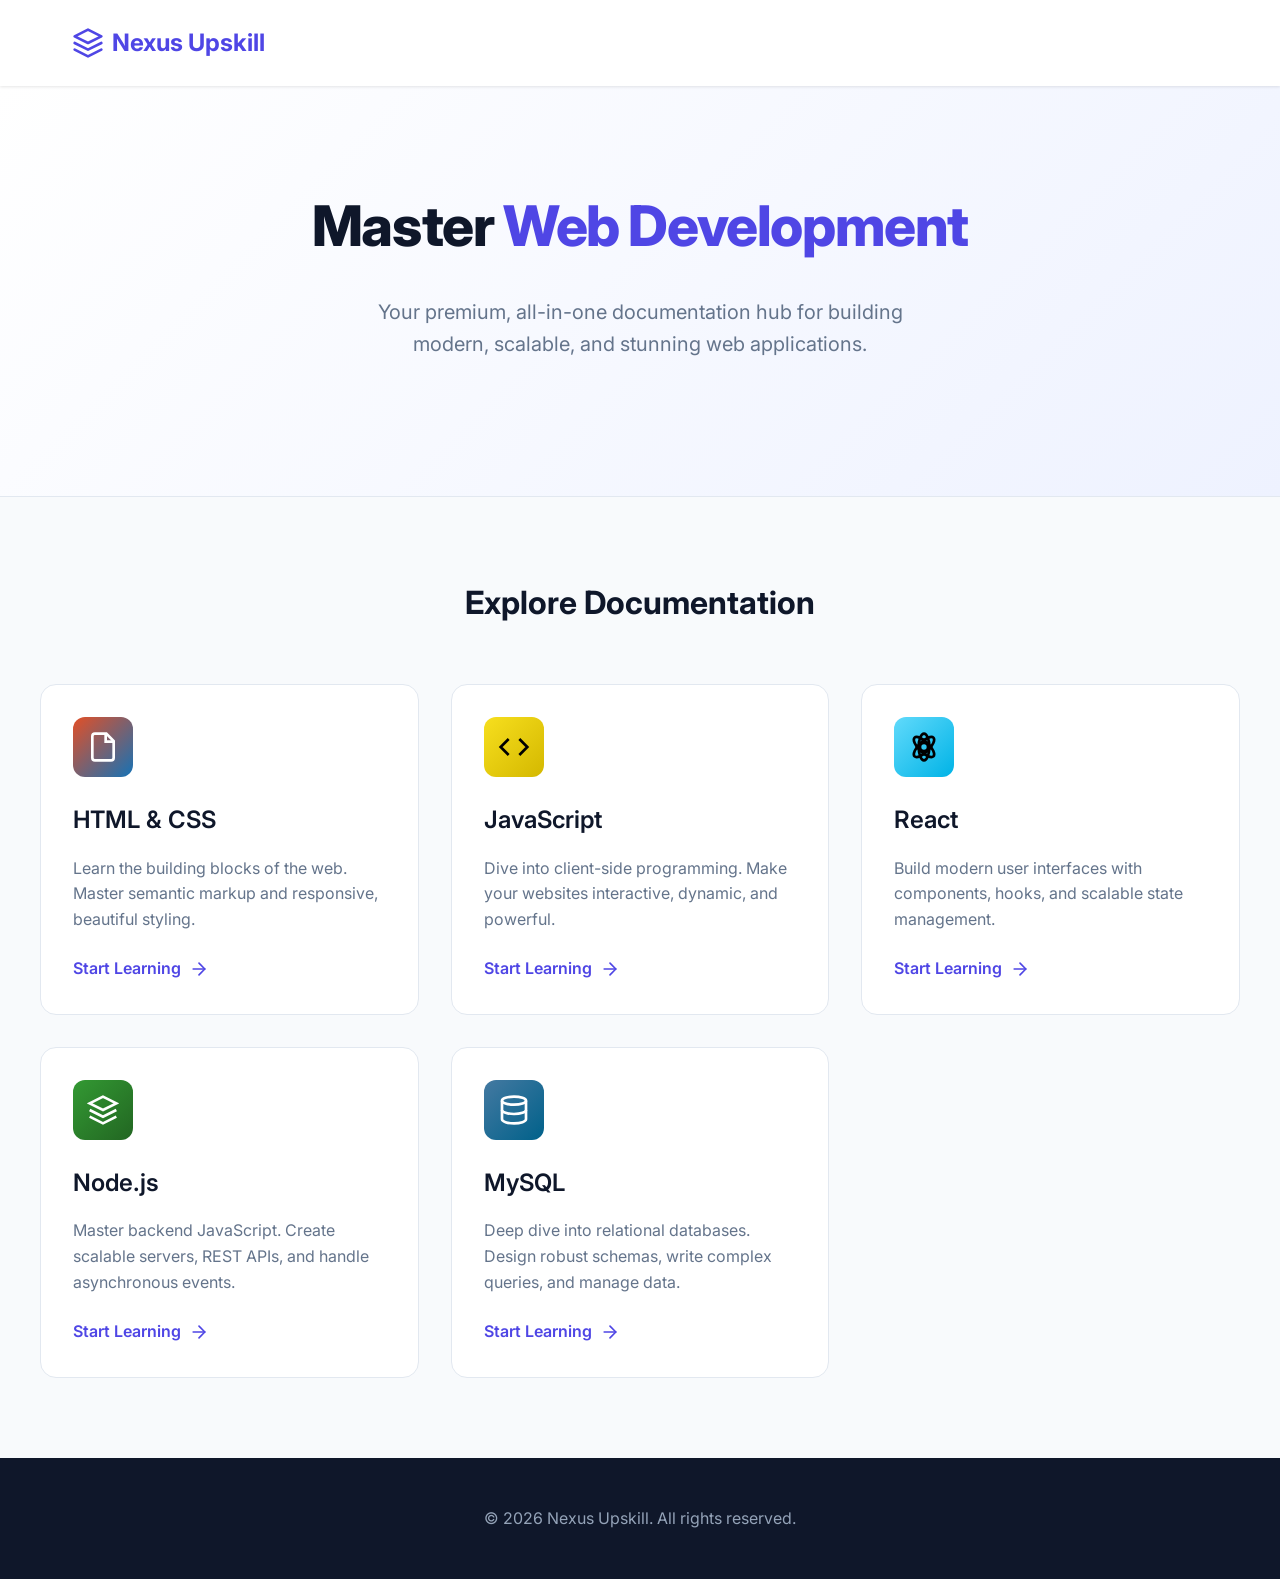
<file: index.html>
﻿<!doctype html>
<html lang="en">
  <head>
    <meta charset="UTF-8" />
    <meta name="viewport" content="width=device-width, initial-scale=1.0" />
    <title>Nexus Upskill | Web Development Documentation</title>
    <link
      href="https://fonts.googleapis.com/css2?family=Inter:wght@300;400;500;600;700&display=swap"
      rel="stylesheet"
    />
    <style>
      :root {
        --primary: #4f46e5;
        --primary-dark: #4338ca;
        --secondary: #10b981;
        --bg-color: #f8fafc;
        --text-main: #0f172a;
        --text-muted: #64748b;
        --card-bg: #ffffff;
        --border: #e2e8f0;
      }

      * {
        box-sizing: border-box;
        margin: 0;
        padding: 0;
      }

      body {
        font-family: "Inter", sans-serif;
        background-color: var(--bg-color);
        color: var(--text-main);
        line-height: 1.6;
      }

      header {
        background-color: var(--card-bg);
        box-shadow: 0 1px 3px rgba(0, 0, 0, 0.1);
        padding: 1.5rem 0;
        position: sticky;
        top: 0;
        z-index: 100;
      }

      .container {
        max-width: 1200px;
        margin: 0 auto;
        padding: 0 2rem;
      }

      .header-content {
        display: flex;
        justify-content: space-between;
        align-items: center;
      }

      .logo {
        font-size: 1.5rem;
        font-weight: 700;
        color: var(--primary);
        text-decoration: none;
        display: flex;
        align-items: center;
        gap: 0.5rem;
      }

      .hero {
        text-align: center;
        padding: 6rem 2rem;
        background: linear-gradient(135deg, var(--card-bg) 0%, #eef2ff 100%);
        border-bottom: 1px solid var(--border);
      }

      .hero h1 {
        font-size: 3.5rem;
        font-weight: 800;
        margin-bottom: 1.5rem;
        color: var(--text-main);
        letter-spacing: -0.025em;
      }

      .hero h1 span {
        color: var(--primary);
      }

      .hero p {
        font-size: 1.25rem;
        color: var(--text-muted);
        max-width: 600px;
        margin: 0 auto 2.5rem;
      }

      .grid-container {
        padding: 5rem 0;
      }

      .section-title {
        text-align: center;
        margin-bottom: 3.5rem;
        font-size: 2rem;
        font-weight: 700;
      }

      .cards-grid {
        display: grid;
        grid-template-columns: repeat(auto-fit, minmax(300px, 1fr));
        gap: 2rem;
      }

      .card {
        background: var(--card-bg);
        border: 1px solid var(--border);
        border-radius: 1rem;
        padding: 2rem;
        transition: all 0.3s ease;
        text-decoration: none;
        color: inherit;
        display: flex;
        flex-direction: column;
        height: 100%;
      }

      .card:hover {
        transform: translateY(-5px);
        box-shadow:
          0 20px 25px -5px rgba(0, 0, 0, 0.1),
          0 10px 10px -5px rgba(0, 0, 0, 0.04);
        border-color: var(--primary);
      }

      .icon-wrapper {
        width: 60px;
        height: 60px;
        border-radius: 12px;
        display: flex;
        align-items: center;
        justify-content: center;
        margin-bottom: 1.5rem;
        font-size: 1.75rem;
        color: white;
      }

      .html-css-icon {
        background: linear-gradient(135deg, #e34f26, #1572b6);
      }
      .js-icon {
        background: linear-gradient(135deg, #f7df1e, #d4b800);
        color: #000;
      }
      .react-icon {
        background: linear-gradient(135deg, #61dafb, #00b3e6);
        color: #000;
      }
      .node-icon {
        background: linear-gradient(135deg, #339933, #226622);
      }
      .mysql-icon {
        background: linear-gradient(135deg, #4479a1, #00618a);
      }

      .card h3 {
        font-size: 1.5rem;
        margin-bottom: 1rem;
        font-weight: 600;
      }

      .card p {
        color: var(--text-muted);
        margin-bottom: 1.5rem;
        flex-grow: 1;
      }

      .card-link {
        color: var(--primary);
        font-weight: 600;
        display: flex;
        align-items: center;
        gap: 0.5rem;
        margin-top: auto;
      }

      .card-link svg {
        width: 20px;
        height: 20px;
        transition: transform 0.2s;
      }

      .card:hover .card-link svg {
        transform: translateX(4px);
      }

      footer {
        background-color: var(--text-main);
        color: white;
        text-align: center;
        padding: 3rem 0;
        margin-top: auto;
      }

      footer p {
        color: #94a3b8;
      }

      @media (max-width: 768px) {
        .hero h1 {
          font-size: 2.5rem;
        }
        .hero {
          padding: 4rem 1.5rem;
        }
      }
    </style>
  </head>
  <body>
    <header>
      <div class="container header-content">
        <a href="index.html" class="logo">
          <svg
            width="32"
            height="32"
            viewBox="0 0 24 24"
            fill="none"
            stroke="currentColor"
            stroke-width="2"
            stroke-linecap="round"
            stroke-linejoin="round"
          >
            <path d="M12 2L2 7l10 5 10-5-10-5z"></path>
            <path d="M2 17l10 5 10-5"></path>
            <path d="M2 12l10 5 10-5"></path>
          </svg>
          Nexus Upskill
        </a>
      </div>
    </header>

    <section class="hero">
      <div class="container">
        <h1>Master <span>Web Development</span></h1>
        <p>
          Your premium, all-in-one documentation hub for building modern,
          scalable, and stunning web applications.
        </p>
      </div>
    </section>

    <section class="grid-container container">
      <h2 class="section-title">Explore Documentation</h2>

      <div class="cards-grid">
        <!-- HTML/CSS -->
        <a href="htmlcss.html" class="card">
          <div class="icon-wrapper html-css-icon">
            <svg
              width="32"
              height="32"
              viewBox="0 0 24 24"
              fill="none"
              stroke="currentColor"
              stroke-width="2"
            >
              <path
                d="M14.5 2H6a2 2 0 0 0-2 2v16a2 2 0 0 0 2 2h12a2 2 0 0 0 2-2V7.5L14.5 2z"
              ></path>
              <polyline points="14 2 14 8 20 8"></polyline>
            </svg>
          </div>
          <h3>HTML & CSS</h3>
          <p>
            Learn the building blocks of the web. Master semantic markup and
            responsive, beautiful styling.
          </p>
          <div class="card-link">
            Start Learning
            <svg
              viewBox="0 0 24 24"
              fill="none"
              stroke="currentColor"
              stroke-width="2"
              stroke-linecap="round"
              stroke-linejoin="round"
            >
              <line x1="5" y1="12" x2="19" y2="12"></line>
              <polyline points="12 5 19 12 12 19"></polyline>
            </svg>
          </div>
        </a>

        <!-- JavaScript -->
        <a href="javascript.html" class="card">
          <div class="icon-wrapper js-icon">
            <svg
              width="32"
              height="32"
              viewBox="0 0 24 24"
              fill="none"
              stroke="currentColor"
              stroke-width="2"
            >
              <polyline points="16 18 22 12 16 6"></polyline>
              <polyline points="8 6 2 12 8 18"></polyline>
            </svg>
          </div>
          <h3>JavaScript</h3>
          <p>
            Dive into client-side programming. Make your websites interactive,
            dynamic, and powerful.
          </p>
          <div class="card-link">
            Start Learning
            <svg
              viewBox="0 0 24 24"
              fill="none"
              stroke="currentColor"
              stroke-width="2"
              stroke-linecap="round"
              stroke-linejoin="round"
            >
              <line x1="5" y1="12" x2="19" y2="12"></line>
              <polyline points="12 5 19 12 12 19"></polyline>
            </svg>
          </div>
        </a>

        <!-- React -->
        <a href="react.html" class="card">
          <div class="icon-wrapper react-icon">
            <svg
              width="32"
              height="32"
              viewBox="0 0 24 24"
              fill="none"
              stroke="currentColor"
              stroke-width="2"
            >
              <circle cx="12" cy="12" r="3"></circle>
              <ellipse
                cx="12"
                cy="12"
                rx="10"
                ry="4"
                transform="rotate(45 12 12)"
              ></ellipse>
              <ellipse
                cx="12"
                cy="12"
                rx="10"
                ry="4"
                transform="rotate(-45 12 12)"
              ></ellipse>
              <ellipse
                cx="12"
                cy="12"
                rx="10"
                ry="4"
                transform="rotate(90 12 12)"
              ></ellipse>
            </svg>
          </div>
          <h3>React</h3>
          <p>
            Build modern user interfaces with components, hooks, and scalable
            state management.
          </p>
          <div class="card-link">
            Start Learning
            <svg
              viewBox="0 0 24 24"
              fill="none"
              stroke="currentColor"
              stroke-width="2"
              stroke-linecap="round"
              stroke-linejoin="round"
            >
              <line x1="5" y1="12" x2="19" y2="12"></line>
              <polyline points="12 5 19 12 12 19"></polyline>
            </svg>
          </div>
        </a>

        <!-- Node.js -->
        <a href="nodejs.html" class="card">
          <div class="icon-wrapper node-icon">
            <svg
              width="32"
              height="32"
              viewBox="0 0 24 24"
              fill="none"
              stroke="currentColor"
              stroke-width="2"
            >
              <path d="M12 2L2 7l10 5 10-5-10-5z"></path>
              <path d="M2 17l10 5 10-5"></path>
              <path d="M2 12l10 5 10-5"></path>
            </svg>
          </div>
          <h3>Node.js</h3>
          <p>
            Master backend JavaScript. Create scalable servers, REST APIs, and
            handle asynchronous events.
          </p>
          <div class="card-link">
            Start Learning
            <svg
              viewBox="0 0 24 24"
              fill="none"
              stroke="currentColor"
              stroke-width="2"
              stroke-linecap="round"
              stroke-linejoin="round"
            >
              <line x1="5" y1="12" x2="19" y2="12"></line>
              <polyline points="12 5 19 12 12 19"></polyline>
            </svg>
          </div>
        </a>

        <!-- MySQL -->
        <a href="mysql.html" class="card">
          <div class="icon-wrapper mysql-icon">
            <svg
              width="32"
              height="32"
              viewBox="0 0 24 24"
              fill="none"
              stroke="currentColor"
              stroke-width="2"
            >
              <ellipse cx="12" cy="5" rx="9" ry="3"></ellipse>
              <path d="M21 12c0 1.66-4 3-9 3s-9-1.34-9-3"></path>
              <path d="M3 5v14c0 1.66 4 3 9 3s9-1.34 9-3V5"></path>
            </svg>
          </div>
          <h3>MySQL</h3>
          <p>
            Deep dive into relational databases. Design robust schemas, write
            complex queries, and manage data.
          </p>
          <div class="card-link">
            Start Learning
            <svg
              viewBox="0 0 24 24"
              fill="none"
              stroke="currentColor"
              stroke-width="2"
              stroke-linecap="round"
              stroke-linejoin="round"
            >
              <line x1="5" y1="12" x2="19" y2="12"></line>
              <polyline points="12 5 19 12 12 19"></polyline>
            </svg>
          </div>
        </a>
      </div>
    </section>

    <footer>
      <div class="container">
        <p>&copy; 2026 Nexus Upskill. All rights reserved.</p>
      </div>
    </footer>
  </body>
</html>
</file>
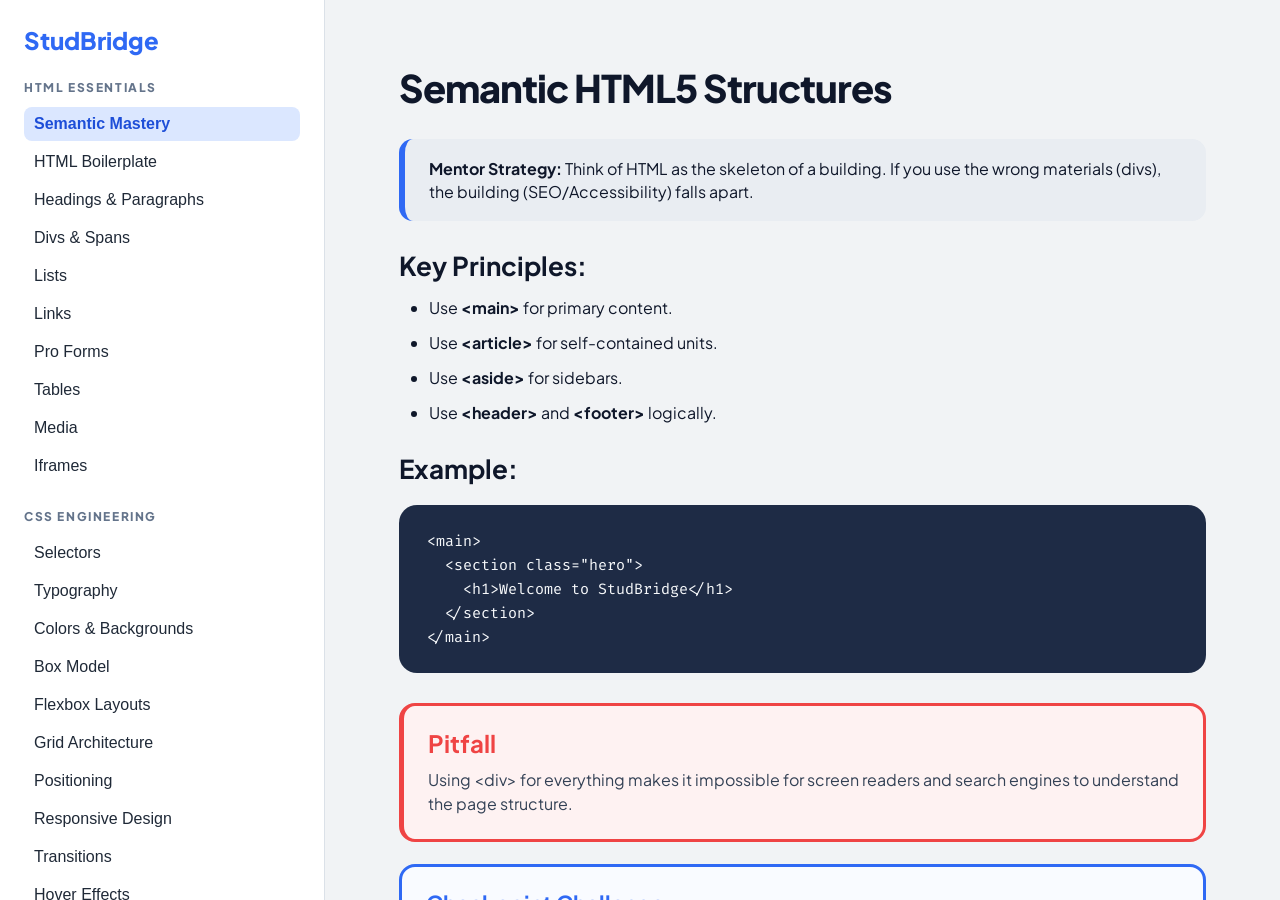
<file: htmlcss.html>
<!doctype html>
<html lang="en">
  <head>
    <meta charset="UTF-8" />
    <meta name="viewport" content="width=device-width, initial-scale=1.0" />
    <meta
      name="description"
      content="StudBridge - Learn HTML and CSS with clear explanations and simple examples."
    />
    <title>StudBridge | HTML & CSS Learning Hub</title>
    <link
      href="https://fonts.googleapis.com/css2?family=Plus+Jakarta+Sans:wght@400;500;600;700;800&family=Fira+Code:wght@400;500&display=swap"
      rel="stylesheet"
    />
    <link rel="stylesheet" href="htmlcss.css" />
  </head>
  <body>
    <header class="mobile-header">
      <h1 class="brand mobile-brand">StudBridge</h1>
      <button id="menu-btn" class="menu-btn" aria-label="Open Menu">
        <svg
          fill="none"
          stroke="currentColor"
          viewBox="0 0 24 24"
          width="28"
          height="28"
        >
          <path
            stroke-linecap="round"
            stroke-linejoin="round"
            stroke-width="2"
            d="M4 6h16M4 12h16M4 18h16"
          ></path>
        </svg>
      </button>
    </header>

    <aside class="sidebar" id="sidebar">
      <div class="sidebar-header">
        <h1 class="brand">StudBridge</h1>
        <button id="close-btn" class="close-btn" aria-label="Close Menu">
          <svg
            fill="none"
            stroke="currentColor"
            viewBox="0 0 24 24"
            width="28"
            height="28"
          >
            <path
              stroke-linecap="round"
              stroke-linejoin="round"
              stroke-width="2"
              d="M6 18L18 6M6 6l12 12"
            ></path>
          </svg>
        </button>
      </div>

      <nav class="sidebar-nav">
        <section class="nav-group">
          <h2 class="group-title">HTML ESSENTIALS</h2>
          <button class="nav-item active" data-topic="semantic">
            Semantic Mastery
          </button>
          <button class="nav-item" data-topic="boilerplate">
            HTML Boilerplate
          </button>
          <button class="nav-item" data-topic="headings">
            Headings & Paragraphs
          </button>
          <button class="nav-item" data-topic="divspan">Divs & Spans</button>
          <button class="nav-item" data-topic="lists">Lists</button>
          <button class="nav-item" data-topic="links">Links</button>
          <button class="nav-item" data-topic="forms">Pro Forms</button>
          <button class="nav-item" data-topic="tables">Tables</button>
          <button class="nav-item" data-topic="media">Media</button>
          <button class="nav-item" data-topic="iframes">Iframes</button>
        </section>

        <section class="nav-group">
          <h2 class="group-title">CSS ENGINEERING</h2>
          <button class="nav-item" data-topic="selectors">Selectors</button>
          <button class="nav-item" data-topic="typography">Typography</button>
          <button class="nav-item" data-topic="colors">
            Colors & Backgrounds
          </button>
          <button class="nav-item" data-topic="boxmodel">Box Model</button>
          <button class="nav-item" data-topic="flexbox">Flexbox Layouts</button>
          <button class="nav-item" data-topic="grid">Grid Architecture</button>
          <button class="nav-item" data-topic="position">Positioning</button>
          <button class="nav-item" data-topic="responsive">
            Responsive Design
          </button>
          <button class="nav-item" data-topic="transitions">Transitions</button>
          <button class="nav-item" data-topic="hover">Hover Effects</button>
          <button class="nav-item" data-topic="keyframes">
            Motion & Keyframes
          </button>
        </section>
      </nav>
    </aside>

    <main class="content-area">
      <div id="lesson" class="lesson"></div>
    </main>

    <script src="htmlcss.js"></script>
  </body>
</html>
</file>
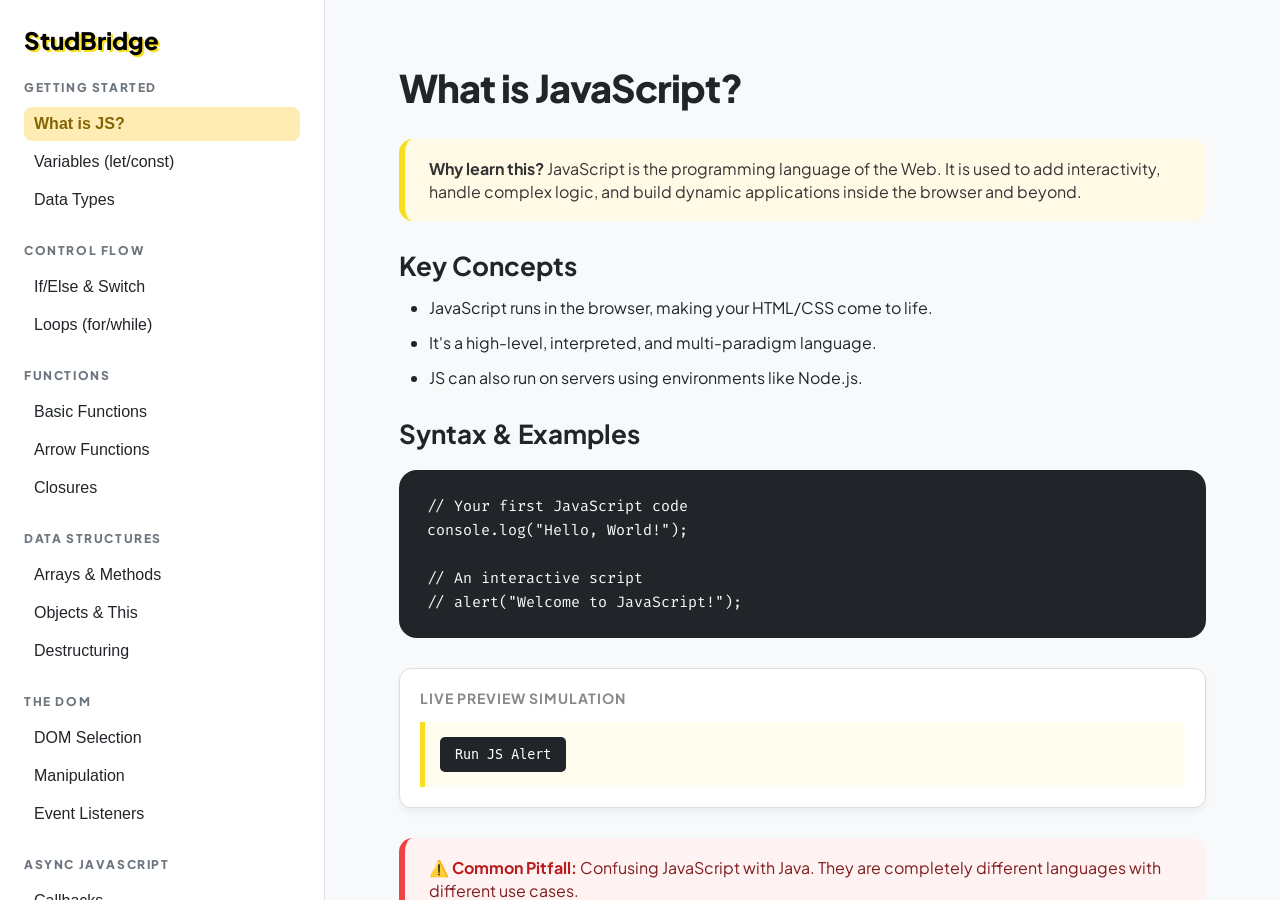
<file: javascript.html>
<!doctype html>
<html lang="en">
  <head>
    <meta charset="UTF-8" />
    <meta name="viewport" content="width=device-width, initial-scale=1.0" />
    <meta
      name="description"
      content="StudBridge - Learn JavaScript from beginner to pro level with interactive examples."
    />
    <title>StudBridge | JavaScript Learning Hub</title>
    <link
      href="https://fonts.googleapis.com/css2?family=Plus+Jakarta+Sans:wght@400;500;600;700;800&family=Fira+Code:wght@400;500&display=swap"
      rel="stylesheet"
    />
    <link rel="stylesheet" href="javascript.css" />
  </head>
  <body>
    <header class="mobile-header">
      <h1 class="brand mobile-brand">StudBridge</h1>
      <button id="menu-btn" class="menu-btn" aria-label="Open Menu">
        <svg
          fill="none"
          stroke="currentColor"
          viewBox="0 0 24 24"
          width="28"
          height="28"
        >
          <path
            stroke-linecap="round"
            stroke-linejoin="round"
            stroke-width="2"
            d="M4 6h16M4 12h16M4 18h16"
          ></path>
        </svg>
      </button>
    </header>

    <aside class="sidebar" id="sidebar">
      <div class="sidebar-header">
        <h1 class="brand">StudBridge</h1>
        <button id="close-btn" class="close-btn" aria-label="Close Menu">
          <svg
            fill="none"
            stroke="currentColor"
            viewBox="0 0 24 24"
            width="28"
            height="28"
          >
            <path
              stroke-linecap="round"
              stroke-linejoin="round"
              stroke-width="2"
              d="M6 18L18 6M6 6l12 12"
            ></path>
          </svg>
        </button>
      </div>

      <nav class="sidebar-nav">
        <section class="nav-group">
          <h2 class="group-title">GETTING STARTED</h2>
          <button class="nav-item active" data-topic="intro">
            What is JS?
          </button>
          <button class="nav-item" data-topic="variables">
            Variables (let/const)
          </button>
          <button class="nav-item" data-topic="datatypes">Data Types</button>
        </section>

        <section class="nav-group">
          <h2 class="group-title">CONTROL FLOW</h2>
          <button class="nav-item" data-topic="conditionals">
            If/Else & Switch
          </button>
          <button class="nav-item" data-topic="loops">Loops (for/while)</button>
        </section>

        <section class="nav-group">
          <h2 class="group-title">FUNCTIONS</h2>
          <button class="nav-item" data-topic="functions">
            Basic Functions
          </button>
          <button class="nav-item" data-topic="arrow">Arrow Functions</button>
          <button class="nav-item" data-topic="closures">Closures</button>
        </section>

        <section class="nav-group">
          <h2 class="group-title">DATA STRUCTURES</h2>
          <button class="nav-item" data-topic="arrays">Arrays & Methods</button>
          <button class="nav-item" data-topic="objects">Objects & This</button>
          <button class="nav-item" data-topic="destructuring">
            Destructuring
          </button>
        </section>

        <section class="nav-group">
          <h2 class="group-title">THE DOM</h2>
          <button class="nav-item" data-topic="dom">DOM Selection</button>
          <button class="nav-item" data-topic="manipulation">
            Manipulation
          </button>
          <button class="nav-item" data-topic="events">Event Listeners</button>
        </section>

        <section class="nav-group">
          <h2 class="group-title">ASYNC JAVASCRIPT</h2>
          <button class="nav-item" data-topic="callbacks">Callbacks</button>
          <button class="nav-item" data-topic="promises">Promises</button>
          <button class="nav-item" data-topic="asyncawait">
            Async / Await
          </button>
        </section>

        <section class="nav-group">
          <h2 class="group-title">PRO CONCEPTS</h2>
          <button class="nav-item" data-topic="classes">Classes & OOP</button>
          <button class="nav-item" data-topic="modules">ES6 Modules</button>
          <button class="nav-item" data-topic="api">Fetch API</button>
        </section>

        <section class="nav-group">
          <h2 class="group-title">BROWSER API & UTILS</h2>
          <button class="nav-item" data-topic="storage">Web Storage</button>
          <button class="nav-item" data-topic="trycatch">Error Handling</button>
          <button class="nav-item" data-topic="regex">RegEx Patterns</button>
        </section>
      </nav>
    </aside>

    <main class="content-area">
      <div id="lesson" class="lesson"></div>
    </main>

    <script src="javascript.js"></script>
  </body>
</html>
</file>
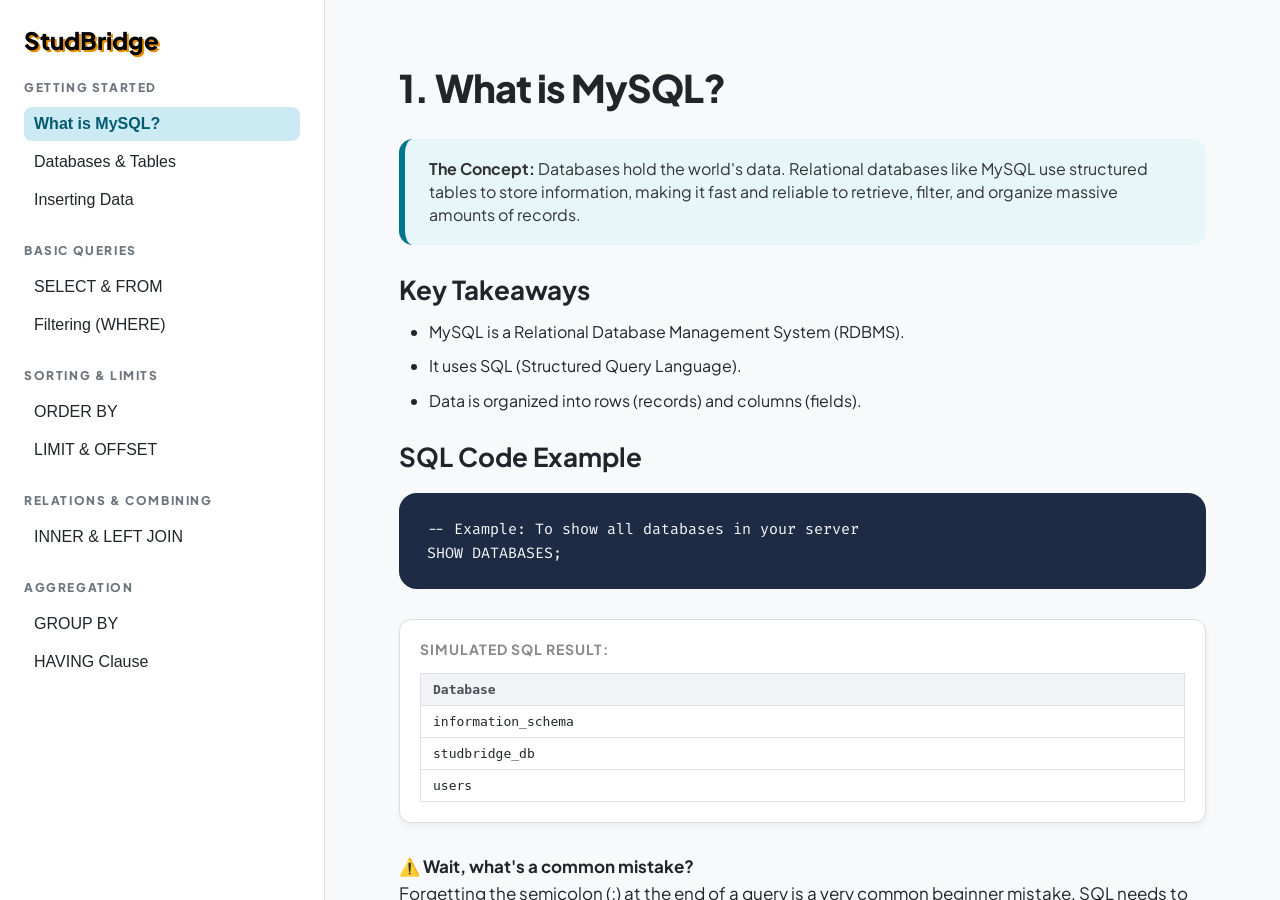
<file: mysql.html>
<!doctype html>
<html lang="en">
  <head>
    <meta charset="UTF-8" />
    <meta name="viewport" content="width=device-width, initial-scale=1.0" />
    <meta
      name="description"
      content="StudBridge - Learn MySQL from beginner to pro level with interactive examples."
    />
    <title>StudBridge | MySQL Learning Hub</title>
    <link
      href="https://fonts.googleapis.com/css2?family=Plus+Jakarta+Sans:wght@400;500;600;700;800&family=Fira+Code:wght@400;500&display=swap"
      rel="stylesheet"
    />
    <link rel="stylesheet" href="mysql.css" />
  </head>
  <body>
    <header class="mobile-header">
      <h1 class="brand mobile-brand">StudBridge</h1>
      <button id="menu-btn" class="menu-btn" aria-label="Open Menu">
        <svg
          fill="none"
          stroke="currentColor"
          viewBox="0 0 24 24"
          width="28"
          height="28"
        >
          <path
            stroke-linecap="round"
            stroke-linejoin="round"
            stroke-width="2"
            d="M4 6h16M4 12h16M4 18h16"
          ></path>
        </svg>
      </button>
    </header>

    <aside class="sidebar" id="sidebar">
      <div class="sidebar-header">
        <h1 class="brand">StudBridge</h1>
        <button id="close-btn" class="close-btn" aria-label="Close Menu">
          <svg
            fill="none"
            stroke="currentColor"
            viewBox="0 0 24 24"
            width="28"
            height="28"
          >
            <path
              stroke-linecap="round"
              stroke-linejoin="round"
              stroke-width="2"
              d="M6 18L18 6M6 6l12 12"
            ></path>
          </svg>
        </button>
      </div>

      <nav class="sidebar-nav">
        <section class="nav-group">
          <h2 class="group-title">GETTING STARTED</h2>
          <button class="nav-item active" data-topic="intro">
            What is MySQL?
          </button>
          <button class="nav-item" data-topic="tables">
            Databases & Tables
          </button>
          <button class="nav-item" data-topic="insert">Inserting Data</button>
        </section>

        <section class="nav-group">
          <h2 class="group-title">BASIC QUERIES</h2>
          <button class="nav-item" data-topic="select">SELECT & FROM</button>
          <button class="nav-item" data-topic="where">Filtering (WHERE)</button>
        </section>

        <section class="nav-group">
          <h2 class="group-title">SORTING & LIMITS</h2>
          <button class="nav-item" data-topic="order">ORDER BY</button>
          <button class="nav-item" data-topic="limit">LIMIT & OFFSET</button>
        </section>

        <section class="nav-group">
          <h2 class="group-title">RELATIONS & COMBINING</h2>
          <button class="nav-item" data-topic="joins">INNER & LEFT JOIN</button>
        </section>

        <section class="nav-group">
          <h2 class="group-title">AGGREGATION</h2>
          <button class="nav-item" data-topic="group">GROUP BY</button>
          <button class="nav-item" data-topic="having">HAVING Clause</button>
        </section>
      </nav>
    </aside>

    <main class="content-area">
      <div id="lesson" class="lesson"></div>
    </main>

    <script src="mysql.js"></script>
  </body>
</html>
</file>
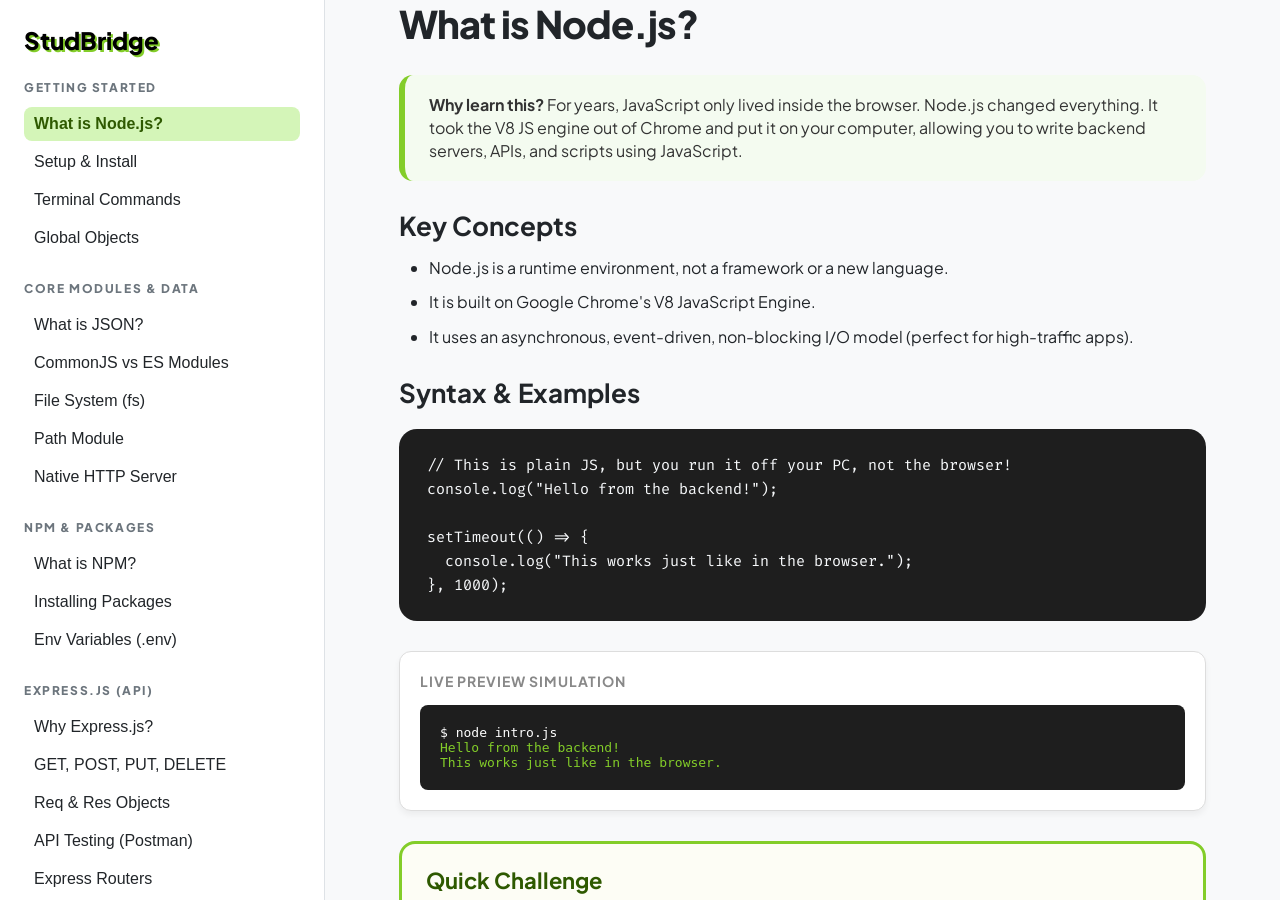
<file: nodejs.html>
<!doctype html>
<html lang="en">
  <head>
    <meta charset="UTF-8" />
    <meta name="viewport" content="width=device-width, initial-scale=1.0" />
    <meta
      name="description"
      content="StudBridge - Learn Node.js from beginner to advanced level with interactive examples."
    />
    <title>StudBridge | Node.js Learning Hub</title>
    <link
      href="https://fonts.googleapis.com/css2?family=Plus+Jakarta+Sans:wght@400;500;600;700;800&family=Fira+Code:wght@400;500&display=swap"
      rel="stylesheet"
    />
    <link rel="stylesheet" href="nodejs.css" />
  </head>
  <body>
    <header class="mobile-header">
      <h1 class="brand mobile-brand">StudBridge</h1>
      <button id="menu-btn" class="menu-btn" aria-label="Open Menu">
        <svg
          fill="none"
          stroke="currentColor"
          viewBox="0 0 24 24"
          width="28"
          height="28"
        >
          <path
            stroke-linecap="round"
            stroke-linejoin="round"
            stroke-width="2"
            d="M4 6h16M4 12h16M4 18h16"
          ></path>
        </svg>
      </button>
    </header>

    <aside class="sidebar" id="sidebar">
      <div class="sidebar-header">
        <h1 class="brand">StudBridge</h1>
        <button id="close-btn" class="close-btn" aria-label="Close Menu">
          <svg
            fill="none"
            stroke="currentColor"
            viewBox="0 0 24 24"
            width="28"
            height="28"
          >
            <path
              stroke-linecap="round"
              stroke-linejoin="round"
              stroke-width="2"
              d="M6 18L18 6M6 6l12 12"
            ></path>
          </svg>
        </button>
      </div>

      <nav class="sidebar-nav">
        <section class="nav-group">
          <h2 class="group-title">GETTING STARTED</h2>
          <button class="nav-item active" data-topic="intro">
            What is Node.js?
          </button>
          <button class="nav-item" data-topic="setup">Setup & Install</button>
          <button class="nav-item" data-topic="commands">
            Terminal Commands
          </button>
          <button class="nav-item" data-topic="globals">Global Objects</button>
        </section>

        <section class="nav-group">
          <h2 class="group-title">CORE MODULES & DATA</h2>
          <button class="nav-item" data-topic="json">What is JSON?</button>
          <button class="nav-item" data-topic="modules">
            CommonJS vs ES Modules
          </button>
          <button class="nav-item" data-topic="fs">File System (fs)</button>
          <button class="nav-item" data-topic="path">Path Module</button>
          <button class="nav-item" data-topic="http">Native HTTP Server</button>
        </section>

        <section class="nav-group">
          <h2 class="group-title">NPM & PACKAGES</h2>
          <button class="nav-item" data-topic="npm">What is NPM?</button>
          <button class="nav-item" data-topic="thirdparty">
            Installing Packages
          </button>
          <button class="nav-item" data-topic="dotenv">
            Env Variables (.env)
          </button>
        </section>

        <section class="nav-group">
          <h2 class="group-title">EXPRESS.JS (API)</h2>
          <button class="nav-item" data-topic="express">Why Express.js?</button>
          <button class="nav-item" data-topic="http_methods">
            GET, POST, PUT, DELETE
          </button>
          <button class="nav-item" data-topic="reqres">
            Req & Res Objects
          </button>
          <button class="nav-item" data-topic="postman">
            API Testing (Postman)
          </button>
          <button class="nav-item" data-topic="router">Express Routers</button>
          <button class="nav-item" data-topic="structure">
            Project Structure
          </button>
          <button class="nav-item" data-topic="middleware">Middleware</button>
          <button class="nav-item" data-topic="cors">CORS Policy</button>
          <button class="nav-item" data-topic="error_handling">
            Error Handling
          </button>
          <button class="nav-item" data-topic="statuscodes">
            Status Codes
          </button>
        </section>

        <section class="nav-group">
          <h2 class="group-title">DATABASE (MYSQL)</h2>
          <button class="nav-item" data-topic="mysql_intro">
            Why MySQL Database?
          </button>
          <button class="nav-item" data-topic="mysql_install">
            Installing MySQL
          </button>
          <button class="nav-item" data-topic="mysql_connect">
            Connecting DB
          </button>
          <button class="nav-item" data-topic="mysql_queries">
            Executing Queries
          </button>
        </section>

        <section class="nav-group">
          <h2 class="group-title">SECURITY & AUTH</h2>
          <button class="nav-item" data-topic="bcrypt">
            Hashing (bcrypt.js)
          </button>
          <button class="nav-item" data-topic="jwt">
            JSON Web Tokens (JWT)
          </button>
        </section>

        <section class="nav-group">
          <h2 class="group-title">ADVANCED CONCEPTS</h2>
          <button class="nav-item" data-topic="eventloop">
            The Event Loop
          </button>
          <button class="nav-item" data-topic="events">Event Emitter</button>
          <button class="nav-item" data-topic="streams">
            Streams & Buffers
          </button>
        </section>
      
        <section class="nav-group">
          <h2 class="group-title">GETTING STARTED</h2>
          <button class="nav-item" data-topic="v8_engine">How Node.js Works (V8 Engine)</button>
          <button class="nav-item" data-topic="blocking_nonblocking">Blocking vs Non-Blocking</button>
          <button class="nav-item" data-topic="sync_async">Synchronous vs Asynchronous</button>
        </section>

        <section class="nav-group">
          <h2 class="group-title">CORE MODULES & DATA</h2>
          <button class="nav-item" data-topic="os_module">OS Module</button>
          <button class="nav-item" data-topic="url_module">URL Module</button>
          <button class="nav-item" data-topic="crypto_module">Crypto Module</button>
          <button class="nav-item" data-topic="timers">Timers</button>
          <button class="nav-item" data-topic="buffer">Buffer & Binary Data</button>
          <button class="nav-item" data-topic="child_process">Child Processes</button>
        </section>

        <section class="nav-group">
          <h2 class="group-title">NPM & PACKAGES</h2>
          <button class="nav-item" data-topic="package_json_deep_dive">package.json Deep Dive</button>
          <button class="nav-item" data-topic="dev_dependencies">devDependencies vs Dependencies</button>
          <button class="nav-item" data-topic="npm_scripts">NPM Scripts</button>
          <button class="nav-item" data-topic="semver">Semver</button>
          <button class="nav-item" data-topic="publish_package">Publishing Your Package</button>
          <button class="nav-item" data-topic="nodemon">Using Nodemon</button>
        </section>

        <section class="nav-group">
          <h2 class="group-title">EXPRESS.JS</h2>
          <button class="nav-item" data-topic="express_static">Static Files Serving</button>
          <button class="nav-item" data-topic="template_engines">Template Engines</button>
          <button class="nav-item" data-topic="route_params">Route Parameters</button>
          <button class="nav-item" data-topic="request_validation">Request Validation</button>
          <button class="nav-item" data-topic="multer">File Uploads (Multer)</button>
          <button class="nav-item" data-topic="rate_limiting">Rate Limiting</button>
          <button class="nav-item" data-topic="helmet">Helmet.js</button>
          <button class="nav-item" data-topic="cookie_parsing">Cookie Parsing</button>
          <button class="nav-item" data-topic="statuscodes">Status Codes</button>
          <button class="nav-item" data-topic="middleware">Middleware</button>
          <button class="nav-item" data-topic="cors">CORS</button>
          <button class="nav-item" data-topic="error_handling">Error Handling</button>
        </section>

        <section class="nav-group">
          <h2 class="group-title">DATABASE</h2>
          <button class="nav-item" data-topic="mysql_pooling">MySQL Connection Pooling</button>
          <button class="nav-item" data-topic="prepared_statements">Prepared Statements</button>
          <button class="nav-item" data-topic="sequelize">ORM with Sequelize</button>
          <button class="nav-item" data-topic="migrations_seeders">Migrations & Seeders</button>
          <button class="nav-item" data-topic="mongodb_intro">Intro to MongoDB</button>
          <button class="nav-item" data-topic="mongoose">Mongoose (ODM)</button>
          <button class="nav-item" data-topic="mongoose_crud">CRUD with Mongoose</button>
          <button class="nav-item" data-topic="sql_vs_nosql">SQL vs NoSQL</button>
        </section>

        <section class="nav-group">
          <h2 class="group-title">SECURITY & AUTH</h2>
          <button class="nav-item" data-topic="sessions_cookies">Sessions & Cookies</button>
          <button class="nav-item" data-topic="oauth2">OAuth2</button>
          <button class="nav-item" data-topic="rbac">Role-Based Access Control</button>
          <button class="nav-item" data-topic="input_sanitization">Input Sanitization</button>
          <button class="nav-item" data-topic="passportjs">Passport.js</button>
        </section>

        <section class="nav-group">
          <h2 class="group-title">ASYNC JAVASCRIPT</h2>
          <button class="nav-item" data-topic="callbacks">Callbacks</button>
          <button class="nav-item" data-topic="promises">Promises</button>
          <button class="nav-item" data-topic="async_await">Async / Await</button>
          <button class="nav-item" data-topic="promise_methods">Promise.all & race</button>
          <button class="nav-item" data-topic="async_errors">Async Error Handling</button>
        </section>

        <section class="nav-group">
          <h2 class="group-title">TESTING</h2>
          <button class="nav-item" data-topic="why_testing">Why Testing Matters</button>
          <button class="nav-item" data-topic="jest_unit">Unit Testing with Jest</button>
          <button class="nav-item" data-topic="integration_testing">Integration Testing</button>
          <button class="nav-item" data-topic="supertest">Supertest API</button>
          <button class="nav-item" data-topic="mocking_spies">Mocking & Spies</button>
          <button class="nav-item" data-topic="code_coverage">Code Coverage</button>
        </section>

        <section class="nav-group">
          <h2 class="group-title">REAL-TIME & COMM</h2>
          <button class="nav-item" data-topic="websockets_intro">WebSockets Intro</button>
          <button class="nav-item" data-topic="socketio">Socket.io</button>
          <button class="nav-item" data-topic="sse">Server-Sent Events (SSE)</button>
          <button class="nav-item" data-topic="polling_vs_websockets">Polling vs WebSockets</button>
        </section>

        <section class="nav-group">
          <h2 class="group-title">FILE HANDLING</h2>
          <button class="nav-item" data-topic="aws_s3">Uploading to AWS S3</button>
          <button class="nav-item" data-topic="csv_files">CSV Files</button>
          <button class="nav-item" data-topic="pdfkit">PDF Generation (PDFKit)</button>
          <button class="nav-item" data-topic="sharp">Image Processing (Sharp)</button>
        </section>

        <section class="nav-group">
          <h2 class="group-title">DEPLOYMENT & DEVOPS</h2>
          <button class="nav-item" data-topic="environments">Environment Stages</button>
          <button class="nav-item" data-topic="pm2">PM2 Process Manager</button>
          <button class="nav-item" data-topic="deploy_paas">Deploy to Render/Railway</button>
          <button class="nav-item" data-topic="deploy_vps">Deploy to VPS</button>
          <button class="nav-item" data-topic="nginx_proxy">Nginx Reverse Proxy</button>
          <button class="nav-item" data-topic="cicd">CI/CD Basics</button>
          <button class="nav-item" data-topic="docker_nodejs">Docker with Node.js</button>
          <button class="nav-item" data-topic="logging">Logging (Winston)</button>
        </section>

        <section class="nav-group">
          <h2 class="group-title">PERFORMANCE & ARCHITECTURE</h2>
          <button class="nav-item" data-topic="redis_caching">Caching with Redis</button>
          <button class="nav-item" data-topic="cluster_module">Cluster Module</button>
          <button class="nav-item" data-topic="worker_threads">Worker Threads</button>
          <button class="nav-item" data-topic="microservices">Microservices Intro</button>
          <button class="nav-item" data-topic="rest_vs_graphql">REST vs GraphQL</button>
          <button class="nav-item" data-topic="graphql_api">Building a GraphQL API</button>
        </section>

      </nav>
    </aside>

    <main class="content-area">
      <div id="lesson" class="lesson"></div>
    </main>

    <script src="nodejs.js"></script>
  </body>
</html>
</file>
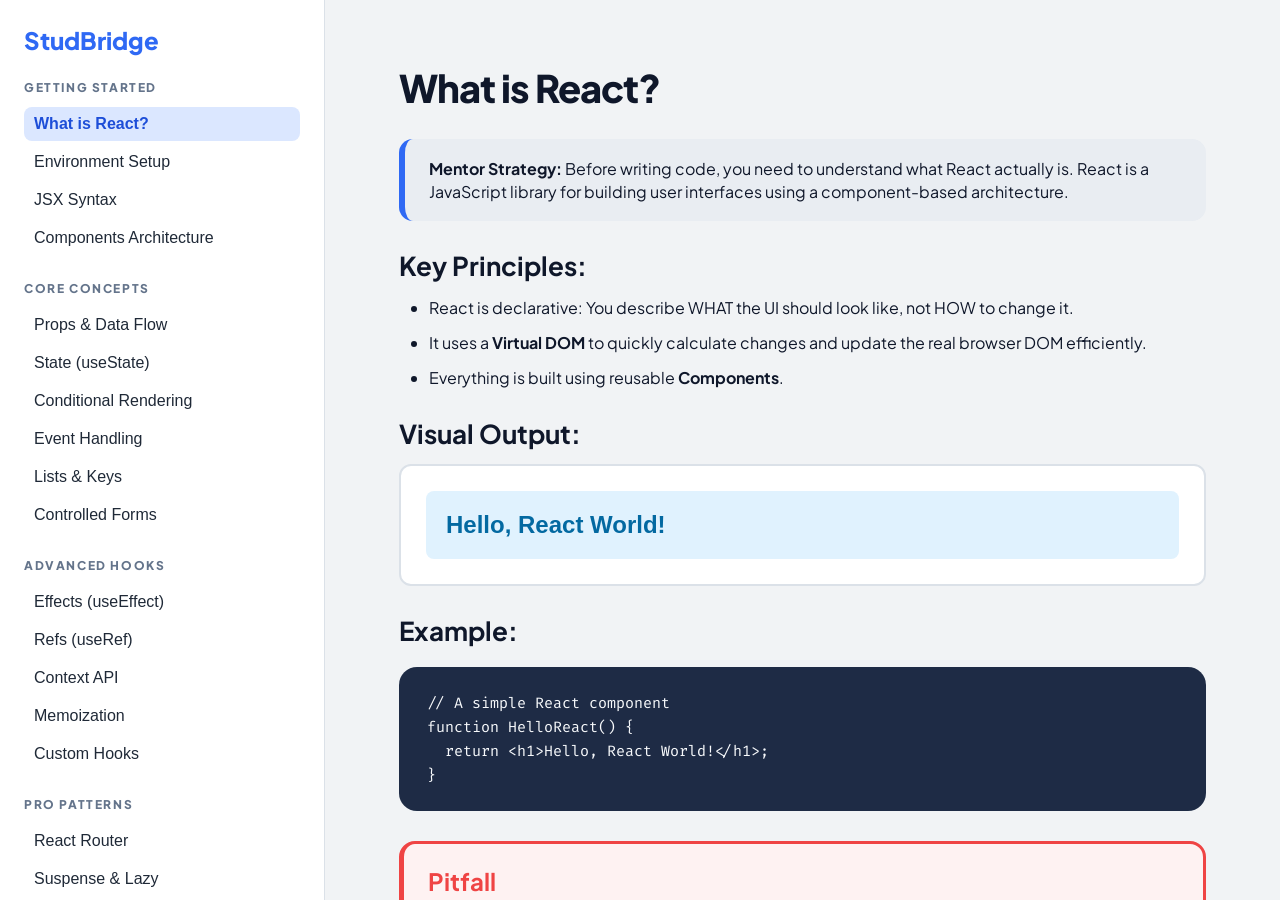
<file: react.html>
<!doctype html>
<html lang="en">
  <head>
    <meta charset="UTF-8" />
    <meta name="viewport" content="width=device-width, initial-scale=1.0" />
    <meta
      name="description"
      content="StudBridge - Learn React with clear explanations and simple examples."
    />
    <title>StudBridge | React Learning Hub</title>
    <link
      href="https://fonts.googleapis.com/css2?family=Plus+Jakarta+Sans:wght@400;500;600;700;800&family=Fira+Code:wght@400;500&display=swap"
      rel="stylesheet"
    />
    <link rel="stylesheet" href="react.css" />
  </head>
  <body>
    <header class="mobile-header">
      <h1 class="brand mobile-brand">StudBridge</h1>
      <button id="menu-btn" class="menu-btn" aria-label="Open Menu">
        <svg
          fill="none"
          stroke="currentColor"
          viewBox="0 0 24 24"
          width="28"
          height="28"
        >
          <path
            stroke-linecap="round"
            stroke-linejoin="round"
            stroke-width="2"
            d="M4 6h16M4 12h16M4 18h16"
          ></path>
        </svg>
      </button>
    </header>

    <aside class="sidebar" id="sidebar">
      <div class="sidebar-header">
        <h1 class="brand">StudBridge</h1>
        <button id="close-btn" class="close-btn" aria-label="Close Menu">
          <svg
            fill="none"
            stroke="currentColor"
            viewBox="0 0 24 24"
            width="28"
            height="28"
          >
            <path
              stroke-linecap="round"
              stroke-linejoin="round"
              stroke-width="2"
              d="M6 18L18 6M6 6l12 12"
            ></path>
          </svg>
        </button>
      </div>

      <nav class="sidebar-nav">
        <section class="nav-group">
          <h2 class="group-title">GETTING STARTED</h2>
          <button class="nav-item active" data-topic="intro">
            What is React?
          </button>
          <button class="nav-item" data-topic="setup">Environment Setup</button>
          <button class="nav-item" data-topic="jsx">JSX Syntax</button>
          <button class="nav-item" data-topic="components">
            Components Architecture
          </button>
        </section>

        <section class="nav-group">
          <h2 class="group-title">CORE CONCEPTS</h2>
          <button class="nav-item" data-topic="props">Props & Data Flow</button>
          <button class="nav-item" data-topic="state">State (useState)</button>
          <button class="nav-item" data-topic="conditional">
            Conditional Rendering
          </button>
          <button class="nav-item" data-topic="events">Event Handling</button>
          <button class="nav-item" data-topic="lists">Lists & Keys</button>
          <button class="nav-item" data-topic="forms">Controlled Forms</button>
        </section>

        <section class="nav-group">
          <h2 class="group-title">ADVANCED HOOKS</h2>
          <button class="nav-item" data-topic="effect">
            Effects (useEffect)
          </button>
          <button class="nav-item" data-topic="ref">Refs (useRef)</button>
          <button class="nav-item" data-topic="context">Context API</button>
          <button class="nav-item" data-topic="memo">Memoization</button>
          <button class="nav-item" data-topic="custom">Custom Hooks</button>
        </section>

        <section class="nav-group">
          <h2 class="group-title">PRO PATTERNS</h2>
          <button class="nav-item" data-topic="router">React Router</button>
          <button class="nav-item" data-topic="suspense">
            Suspense & Lazy
          </button>
          <button class="nav-item" data-topic="portals">Portals</button>
        </section>

        <section class="nav-group">
          <h2 class="group-title">STATE ECOSYSTEM</h2>
          <button class="nav-item" data-topic="redux">Redux Toolkit</button>
          <button class="nav-item" data-topic="query">React Query</button>
        </section>
      </nav>
    </aside>

    <main class="content-area">
      <div id="lesson" class="lesson"></div>
    </main>

    <script src="react.js"></script>
  </body>
</html>
</file>
<file: htmlcss.css>
:root {
  --primary: #2f69f4;
  --bg: #f1f3f5;
  --surface: #ffffff;
  --text: #0f172a;
  --muted: #64748b;
  --line: #dbe1e8;
  --code: #1e2b45;
}

* {
  box-sizing: border-box;
  margin: 0;
  padding: 0;
}

html,
body {
  height: 100%;
}

body {
  font-family: "Plus Jakarta Sans", sans-serif;
  background: var(--bg);
  color: var(--text);
  display: flex;
}

.sidebar {
  width: 325px;
  background: var(--surface);
  border-right: 1px solid var(--line);
  padding: 28px 24px;
  overflow-y: auto;
}

.mobile-header {
  display: none;
}

.sidebar-header {
  display: flex;
  justify-content: space-between;
  align-items: center;
  margin-bottom: 28px;
}

.sidebar-header .brand {
  margin-bottom: 0;
}

.close-btn {
  display: none;
}

.brand {
  color: var(--primary);
  font-size: 24px;
  font-weight: 800;
  line-height: 1;
  margin-bottom: 28px;
}

.nav-group {
  margin-bottom: 26px;
}

.group-title {
  font-size: 12px;
  font-weight: 800;
  color: var(--muted);
  letter-spacing: 1.6px;
  margin-bottom: 12px;
}

.nav-item {
  display: block;
  width: 100%;
  text-align: left;
  border: 0;
  background: transparent;
  font-size: 16px;
  color: #1f2937;
  padding: 8px 10px;
  border-radius: 8px;
  margin-bottom: 4px;
  cursor: pointer;
  transition:
    background-color 0.2s ease,
    color 0.2s ease;
}

.nav-item:hover {
  background: #eef2ff;
}

.nav-item.active {
  background: #dbe7ff;
  color: #1d4ed8;
  font-weight: 700;
}

.content-area {
  flex: 1;
  overflow-y: auto;
  padding: 64px 74px;
}

.lesson {
  max-width: 900px;
}

.lesson-title {
  font-size: 38px;
  font-weight: 800;
  letter-spacing: -1px;
  margin-bottom: 28px;
}

.mentor-box {
  background: #e9edf2;
  border-left: 6px solid var(--primary);
  border-radius: 14px;
  padding: 18px 24px;
  margin-bottom: 28px;
  font-size: 16px;
  line-height: 1.45;
}

.section-heading {
  font-size: 26px;
  font-weight: 700;
  margin: 22px 0 14px;
}

.section-text {
  font-size: 17px;
  color: #1f2937;
  line-height: 1.6;
}

.key-list {
  margin: 10px 0 26px 30px;
}

.key-list li {
  font-size: 16px;
  margin-bottom: 10px;
  line-height: 1.55;
}

.code-block {
  background: var(--code);
  color: #f8fafc;
  border-radius: 18px;
  padding: 24px 28px;
  margin: 20px 0 30px;
  overflow-x: auto;
}

.code-block code {
  font-family: "Fira Code", monospace;
  font-size: 15px;
  line-height: 1.6;
}

.challenge-box {
  border: 3px solid var(--primary);
  border-radius: 16px;
  padding: 22px 24px;
  margin-top: 22px;
  background: #f9fbff;
}

.challenge-title {
  font-size: 22px;
  color: var(--primary);
  font-weight: 700;
  margin-bottom: 10px;
}

.challenge-text {
  font-size: 16px;
  line-height: 1.55;
  color: #334155;
}

@media (max-width: 1200px) {
  body {
    flex-direction: column;
  }
  .sidebar {
    position: fixed;
    left: -100%;
    top: 0;
    height: 100vh;
    z-index: 1000;
    transition: left 0.3s ease;
    box-shadow: 2px 0 10px rgba(0,0,0,0.1);
  }
  .sidebar.open {
    left: 0;
  }
  .mobile-header {
    display: flex;
    justify-content: space-between;
    align-items: center;
    background: var(--surface);
    padding: 16px 24px;
    border-bottom: 1px solid var(--line);
    position: sticky;
    top: 0;
    z-index: 500;
  }
  .menu-btn, .close-btn {
    background: transparent;
    border: none;
    cursor: pointer;
    color: var(--text);
  }
  .close-btn {
    display: block;
  }
  .content-area {
    padding: 30px 20px;
  }
  .lesson-title {
    font-size: 28px;
  }
}
</file>
<file: javascript.css>
:root {
  --primary: #f7df1e; /* Yellow for JS */
  --bg: #f8f9fa;
  --surface: #ffffff;
  --text: #212529;
  --muted: #6c757d;
  --line: #dee2e6;
  --code: #212529;
}

* {
  box-sizing: border-box;
  margin: 0;
  padding: 0;
}

html,
body {
  height: 100%;
}

body {
  font-family: "Plus Jakarta Sans", sans-serif;
  background: var(--bg);
  color: var(--text);
  display: flex;
}

.sidebar {
  width: 325px;
  background: var(--surface);
  border-right: 1px solid var(--line);
  padding: 28px 24px;
  overflow-y: auto;
}

.mobile-header {
  display: none;
}

.sidebar-header {
  display: flex;
  justify-content: space-between;
  align-items: center;
  margin-bottom: 28px;
}

.sidebar-header .brand {
  margin-bottom: 0;
}

.close-btn {
  display: none;
}

.brand {
  color: #000;
  font-size: 24px;
  font-weight: 800;
  line-height: 1;
  margin-bottom: 28px;
  text-shadow: 2px 2px 0 var(--primary);
}

.nav-group {
  margin-bottom: 26px;
}

.group-title {
  font-size: 12px;
  font-weight: 800;
  color: var(--muted);
  letter-spacing: 1.6px;
  margin-bottom: 12px;
}

.nav-item {
  display: block;
  width: 100%;
  text-align: left;
  border: 0;
  background: transparent;
  font-size: 16px;
  color: #212529;
  padding: 8px 10px;
  border-radius: 8px;
  margin-bottom: 4px;
  cursor: pointer;
  transition:
    background-color 0.2s ease,
    color 0.2s ease;
}

.nav-item:hover {
  background: #fff3cd;
}

.nav-item.active {
  background: #ffecb5;
  color: #856404;
  font-weight: 700;
}

.content-area {
  flex: 1;
  overflow-y: auto;
  padding: 64px 74px;
}

.lesson {
  max-width: 900px;
}

.lesson-title {
  font-size: 38px;
  font-weight: 800;
  letter-spacing: -1px;
  margin-bottom: 28px;
}

.mentor-box {
  background: #fff9e6;
  border-left: 6px solid var(--primary);
  border-radius: 14px;
  padding: 18px 24px;
  margin-bottom: 28px;
  font-size: 16px;
  line-height: 1.45;
  color: #333;
}

.section-heading {
  font-size: 26px;
  font-weight: 700;
  margin: 22px 0 14px;
}

.section-text {
  font-size: 17px;
  color: #212529;
  line-height: 1.6;
}

.key-list {
  margin: 10px 0 26px 30px;
}

.key-list li {
  font-size: 16px;
  margin-bottom: 10px;
  line-height: 1.55;
}

.code-block {
  background: var(--code);
  color: #f8fafc;
  border-radius: 18px;
  padding: 24px 28px;
  margin: 20px 0 30px;
  overflow-x: auto;
}

.code-block code {
  font-family: "Fira Code", monospace;
  font-size: 15px;
  line-height: 1.6;
}

.output-section {
  margin: 30px 0;
  padding: 20px;
  border: 1px solid #ddd;
  border-radius: 12px;
  background: #fff;
  box-shadow: 0 4px 6px rgba(0, 0, 0, 0.05);
}

.output-title {
  font-size: 14px;
  text-transform: uppercase;
  letter-spacing: 1px;
  color: #888;
  margin-bottom: 15px;
  font-weight: bold;
}

.challenge-box {
  border: 3px solid var(--primary);
  border-radius: 16px;
  padding: 22px 24px;
  margin-top: 22px;
  background: #fffdf5;
}

.challenge-title {
  font-size: 22px;
  color: #856404;
  font-weight: 700;
  margin-bottom: 10px;
}

.challenge-text {
  font-size: 16px;
  line-height: 1.55;
  color: #333;
}

@media (max-width: 1200px) {
  body {
    flex-direction: column;
  }
  .sidebar {
    position: fixed;
    left: -100%;
    top: 0;
    height: 100vh;
    z-index: 1000;
    transition: left 0.3s ease;
    box-shadow: 2px 0 10px rgba(0,0,0,0.1);
  }
  .sidebar.open {
    left: 0;
  }
  .mobile-header {
    display: flex;
    justify-content: space-between;
    align-items: center;
    background: var(--surface);
    padding: 16px 24px;
    border-bottom: 1px solid var(--line);
    position: sticky;
    top: 0;
    z-index: 500;
  }
  .menu-btn, .close-btn {
    background: transparent;
    border: none;
    cursor: pointer;
    color: var(--text);
  }
  .close-btn {
    display: block;
  }
  .content-area {
    padding: 30px 20px;
  }
  .lesson-title {
    font-size: 28px;
  }
}
</file>
<file: mysql.css>
:root {
  --primary: #00758f; /* MySQL Blue */
  --bg: #f8f9fa;
  --surface: #ffffff;
  --text: #212529;
  --muted: #6c757d;
  --line: #dee2e6;
  --code: #1e2b45;
}

* {
  box-sizing: border-box;
  margin: 0;
  padding: 0;
}

html,
body {
  height: 100%;
}

body {
  font-family: "Plus Jakarta Sans", sans-serif;
  background: var(--bg);
  color: var(--text);
  display: flex;
}

.sidebar {
  width: 325px;
  background: var(--surface);
  border-right: 1px solid var(--line);
  padding: 28px 24px;
  overflow-y: auto;
}

.mobile-header {
  display: none;
}

.sidebar-header {
  display: flex;
  justify-content: space-between;
  align-items: center;
  margin-bottom: 28px;
}

.sidebar-header .brand {
  margin-bottom: 0;
}

.close-btn {
  display: none;
}

.brand {
  color: #000;
  font-size: 24px;
  font-weight: 800;
  line-height: 1;
  margin-bottom: 28px;
  text-shadow: 2px 2px 0 #e48e00; /* MySQL Orange accent */
}

.nav-group {
  margin-bottom: 26px;
}

.group-title {
  font-size: 12px;
  font-weight: 800;
  color: var(--muted);
  letter-spacing: 1.6px;
  margin-bottom: 12px;
}

.nav-item {
  display: block;
  width: 100%;
  text-align: left;
  border: 0;
  background: transparent;
  font-size: 16px;
  color: #212529;
  padding: 8px 10px;
  border-radius: 8px;
  margin-bottom: 4px;
  cursor: pointer;
  transition:
    background-color 0.2s ease,
    color 0.2s ease;
}

.nav-item:hover {
  background: #e0f2f7;
}

.nav-item.active {
  background: #cceaf3;
  color: #005a70;
  font-weight: 700;
}

.content-area {
  flex: 1;
  overflow-y: auto;
  padding: 64px 74px;
}

.lesson {
  max-width: 900px;
}

.lesson-title {
  font-size: 38px;
  font-weight: 800;
  letter-spacing: -1px;
  margin-bottom: 28px;
}

.mentor-box {
  background: #e6f6f9;
  border-left: 6px solid var(--primary);
  border-radius: 14px;
  padding: 18px 24px;
  margin-bottom: 28px;
  font-size: 16px;
  line-height: 1.45;
  color: #333;
}

.section-heading {
  font-size: 26px;
  font-weight: 700;
  margin: 22px 0 14px;
}

.section-text {
  font-size: 17px;
  color: #212529;
  line-height: 1.6;
}

.key-list {
  margin: 10px 0 26px 30px;
}

.key-list li {
  font-size: 16px;
  margin-bottom: 10px;
  line-height: 1.55;
}

.code-block {
  background: var(--code);
  color: #f8fafc;
  border-radius: 18px;
  padding: 24px 28px;
  margin: 20px 0 30px;
  overflow-x: auto;
}

.code-block code {
  font-family: "Fira Code", monospace;
  font-size: 15px;
  line-height: 1.6;
}

.output-section {
  margin: 30px 0;
  padding: 20px;
  border: 1px solid #ddd;
  border-radius: 12px;
  background: #fff;
  box-shadow: 0 4px 6px rgba(0, 0, 0, 0.05);
}

.output-title {
  font-size: 14px;
  text-transform: uppercase;
  letter-spacing: 1px;
  color: #888;
  margin-bottom: 15px;
  font-weight: bold;
}

.challenge-box {
  border: 3px solid var(--primary);
  border-radius: 16px;
  padding: 22px 24px;
  margin-top: 22px;
  background: #fdfcfa;
}

.challenge-title {
  font-size: 22px;
  color: #005a70;
  font-weight: 700;
  margin-bottom: 10px;
}

.challenge-text {
  font-size: 16px;
  line-height: 1.55;
  color: #333;
}

table.sql-results {
  width: 100%;
  border-collapse: collapse;
  font-family: monospace;
  background: #fff;
}

table.sql-results th,
table.sql-results td {
  border: 1px solid #dee2e6;
  padding: 8px 12px;
  text-align: left;
}

table.sql-results th {
  background: #f1f3f5;
  color: #495057;
  font-weight: bold;
}

@media (max-width: 1200px) {
  body {
    flex-direction: column;
  }
  .sidebar {
    position: fixed;
    left: -100%;
    top: 0;
    height: 100vh;
    z-index: 1000;
    transition: left 0.3s ease;
    box-shadow: 2px 0 10px rgba(0, 0, 0, 0.1);
  }
  .sidebar.open {
    left: 0;
  }
  .mobile-header {
    display: flex;
    justify-content: space-between;
    align-items: center;
    background: var(--surface);
    padding: 16px 24px;
    border-bottom: 1px solid var(--line);
    position: sticky;
    top: 0;
    z-index: 500;
  }
  .menu-btn,
  .close-btn {
    background: transparent;
    border: none;
    cursor: pointer;
    color: var(--text);
  }
  .close-btn {
    display: block;
  }
  .content-area {
    padding: 30px 20px;
  }
  .lesson-title {
    font-size: 28px;
  }
}
</file>
<file: nodejs.css>
:root {
  --primary: #83cd29; /* Green for Node.js */
  --bg: #f8f9fa;
  --surface: #ffffff;
  --text: #212529;
  --muted: #6c757d;
  --line: #dee2e6;
  --code: #1e1e1e;
}

* {
  box-sizing: border-box;
  margin: 0;
  padding: 0;
}

html,
body {
  height: 100%;
}

body {
  font-family: "Plus Jakarta Sans", sans-serif;
  background: var(--bg);
  color: var(--text);
  display: flex;
}

.sidebar {
  width: 325px;
  background: var(--surface);
  border-right: 1px solid var(--line);
  padding: 28px 24px;
  overflow-y: auto;
}

.mobile-header {
  display: none;
}

.sidebar-header {
  display: flex;
  justify-content: space-between;
  align-items: center;
  margin-bottom: 28px;
}

.sidebar-header .brand {
  margin-bottom: 0;
}

.close-btn {
  display: none;
}

.brand {
  color: #000;
  font-size: 24px;
  font-weight: 800;
  line-height: 1;
  margin-bottom: 28px;
  text-shadow: 2px 2px 0 var(--primary);
}

.nav-group {
  margin-bottom: 26px;
}

.group-title {
  font-size: 12px;
  font-weight: 800;
  color: var(--muted);
  letter-spacing: 1.6px;
  margin-bottom: 12px;
}

.nav-item {
  display: block;
  width: 100%;
  text-align: left;
  border: 0;
  background: transparent;
  font-size: 16px;
  color: #212529;
  padding: 8px 10px;
  border-radius: 8px;
  margin-bottom: 4px;
  cursor: pointer;
  transition:
    background-color 0.2s ease,
    color 0.2s ease;
}

.nav-item:hover {
  background: #eefaeb;
}

.nav-item.active {
  background: #d4f5b8;
  color: #2e5900;
  font-weight: 700;
}

.content-area {
  flex: 1;
  overflow-y: auto;
  padding: 64px 74px;
}

.lesson {
  max-width: 900px;
  outline: none;
}

.lesson-title {
  font-size: 38px;
  font-weight: 800;
  letter-spacing: -1px;
  margin-bottom: 28px;
}

.mentor-box {
  background: #f4fbf0;
  border-left: 6px solid var(--primary);
  border-radius: 14px;
  padding: 18px 24px;
  margin-bottom: 28px;
  font-size: 16px;
  line-height: 1.45;
  color: #333;
}

.section-heading {
  font-size: 26px;
  font-weight: 700;
  margin: 22px 0 14px;
}

.section-text {
  font-size: 17px;
  color: #212529;
  line-height: 1.6;
}

.key-list {
  margin: 10px 0 26px 30px;
}

.key-list li {
  font-size: 16px;
  margin-bottom: 10px;
  line-height: 1.55;
}

.code-block {
  background: var(--code);
  color: #f8fafc;
  border-radius: 18px;
  padding: 24px 28px;
  margin: 20px 0 30px;
  overflow-x: auto;
}

.code-block code {
  font-family: "Fira Code", monospace;
  font-size: 15px;
  line-height: 1.6;
}

.output-section {
  margin: 30px 0;
  padding: 20px;
  border: 1px solid #ddd;
  border-radius: 12px;
  background: #fff;
  box-shadow: 0 4px 6px rgba(0, 0, 0, 0.05);
}

.output-title {
  font-size: 14px;
  text-transform: uppercase;
  letter-spacing: 1px;
  color: #888;
  margin-bottom: 15px;
  font-weight: bold;
}

.challenge-box {
  border: 3px solid var(--primary);
  border-radius: 16px;
  padding: 22px 24px;
  margin-top: 22px;
  background: #fdfdf5;
}

.challenge-title {
  font-size: 22px;
  color: #2e5900;
  font-weight: 700;
  margin-bottom: 10px;
}

.challenge-text {
  font-size: 16px;
  line-height: 1.55;
  color: #333;
}

@media (max-width: 1200px) {
  body {
    flex-direction: column;
  }
  .sidebar {
    position: fixed;
    left: -100%;
    top: 0;
    height: 100vh;
    z-index: 1000;
    transition: left 0.3s ease;
    box-shadow: 2px 0 10px rgba(0, 0, 0, 0.1);
  }
  .sidebar.open {
    left: 0;
  }
  .mobile-header {
    display: flex;
    justify-content: space-between;
    align-items: center;
    background: var(--surface);
    padding: 16px 24px;
    border-bottom: 1px solid var(--line);
    position: sticky;
    top: 0;
    z-index: 500;
  }
  .menu-btn,
  .close-btn {
    background: transparent;
    border: none;
    cursor: pointer;
    color: var(--text);
  }
  .close-btn {
    display: block;
  }
  .content-area {
    padding: 30px 20px;
  }
  .lesson-title {
    font-size: 28px;
  }
}
</file>
<file: react.css>
:root {
  --primary: #2f69f4;
  --bg: #f1f3f5;
  --surface: #ffffff;
  --text: #0f172a;
  --muted: #64748b;
  --line: #dbe1e8;
  --code: #1e2b45;
}

* {
  box-sizing: border-box;
  margin: 0;
  padding: 0;
}

html,
body {
  height: 100%;
}

body {
  font-family: "Plus Jakarta Sans", sans-serif;
  background: var(--bg);
  color: var(--text);
  display: flex;
}

.sidebar {
  width: 325px;
  background: var(--surface);
  border-right: 1px solid var(--line);
  padding: 28px 24px;
  overflow-y: auto;
}

.mobile-header {
  display: none;
}

.sidebar-header {
  display: flex;
  justify-content: space-between;
  align-items: center;
  margin-bottom: 28px;
}

.sidebar-header .brand {
  margin-bottom: 0;
}

.close-btn {
  display: none;
}

.brand {
  color: var(--primary);
  font-size: 24px;
  font-weight: 800;
  line-height: 1;
  margin-bottom: 28px;
}

.nav-group {
  margin-bottom: 26px;
}

.group-title {
  font-size: 12px;
  font-weight: 800;
  color: var(--muted);
  letter-spacing: 1.6px;
  margin-bottom: 12px;
}

.nav-item {
  display: block;
  width: 100%;
  text-align: left;
  border: 0;
  background: transparent;
  font-size: 16px;
  color: #1f2937;
  padding: 8px 10px;
  border-radius: 8px;
  margin-bottom: 4px;
  cursor: pointer;
  transition:
    background-color 0.2s ease,
    color 0.2s ease;
}

.nav-item:hover {
  background: #eef2ff;
}

.nav-item.active {
  background: #dbe7ff;
  color: #1d4ed8;
  font-weight: 700;
}

.content-area {
  flex: 1;
  overflow-y: auto;
  padding: 64px 74px;
}

.lesson {
  max-width: 900px;
}

.lesson-title {
  font-size: 38px;
  font-weight: 800;
  letter-spacing: -1px;
  margin-bottom: 28px;
}

.mentor-box {
  background: #e9edf2;
  border-left: 6px solid var(--primary);
  border-radius: 14px;
  padding: 18px 24px;
  margin-bottom: 28px;
  font-size: 16px;
  line-height: 1.45;
}

.section-heading {
  font-size: 26px;
  font-weight: 700;
  margin: 22px 0 14px;
}

.section-text {
  font-size: 17px;
  color: #1f2937;
  line-height: 1.6;
}

.key-list {
  margin: 10px 0 26px 30px;
}

.key-list li {
  font-size: 16px;
  margin-bottom: 10px;
  line-height: 1.55;
}

.code-block {
  background: var(--code);
  color: #f8fafc;
  border-radius: 18px;
  padding: 24px 28px;
  margin: 20px 0 30px;
  overflow-x: auto;
}

.code-block code {
  font-family: "Fira Code", monospace;
  font-size: 15px;
  line-height: 1.6;
}

.challenge-box {
  border: 3px solid var(--primary);
  border-radius: 16px;
  padding: 22px 24px;
  margin-top: 22px;
  background: #f9fbff;
}

.challenge-title {
  font-size: 22px;
  color: var(--primary);
  font-weight: 700;
  margin-bottom: 10px;
}

.challenge-text {
  font-size: 16px;
  line-height: 1.55;
  color: #334155;
}

@media (max-width: 1200px) {
  body {
    flex-direction: column;
  }
  .sidebar {
    position: fixed;
    left: -100%;
    top: 0;
    height: 100vh;
    z-index: 1000;
    transition: left 0.3s ease;
    box-shadow: 2px 0 10px rgba(0,0,0,0.1);
  }
  .sidebar.open {
    left: 0;
  }
  .mobile-header {
    display: flex;
    justify-content: space-between;
    align-items: center;
    background: var(--surface);
    padding: 16px 24px;
    border-bottom: 1px solid var(--line);
    position: sticky;
    top: 0;
    z-index: 500;
  }
  .menu-btn, .close-btn {
    background: transparent;
    border: none;
    cursor: pointer;
    color: var(--text);
  }
  .close-btn {
    display: block;
  }
  .content-area {
    padding: 30px 20px;
  }
  .lesson-title {
    font-size: 28px;
  }
}
</file>
